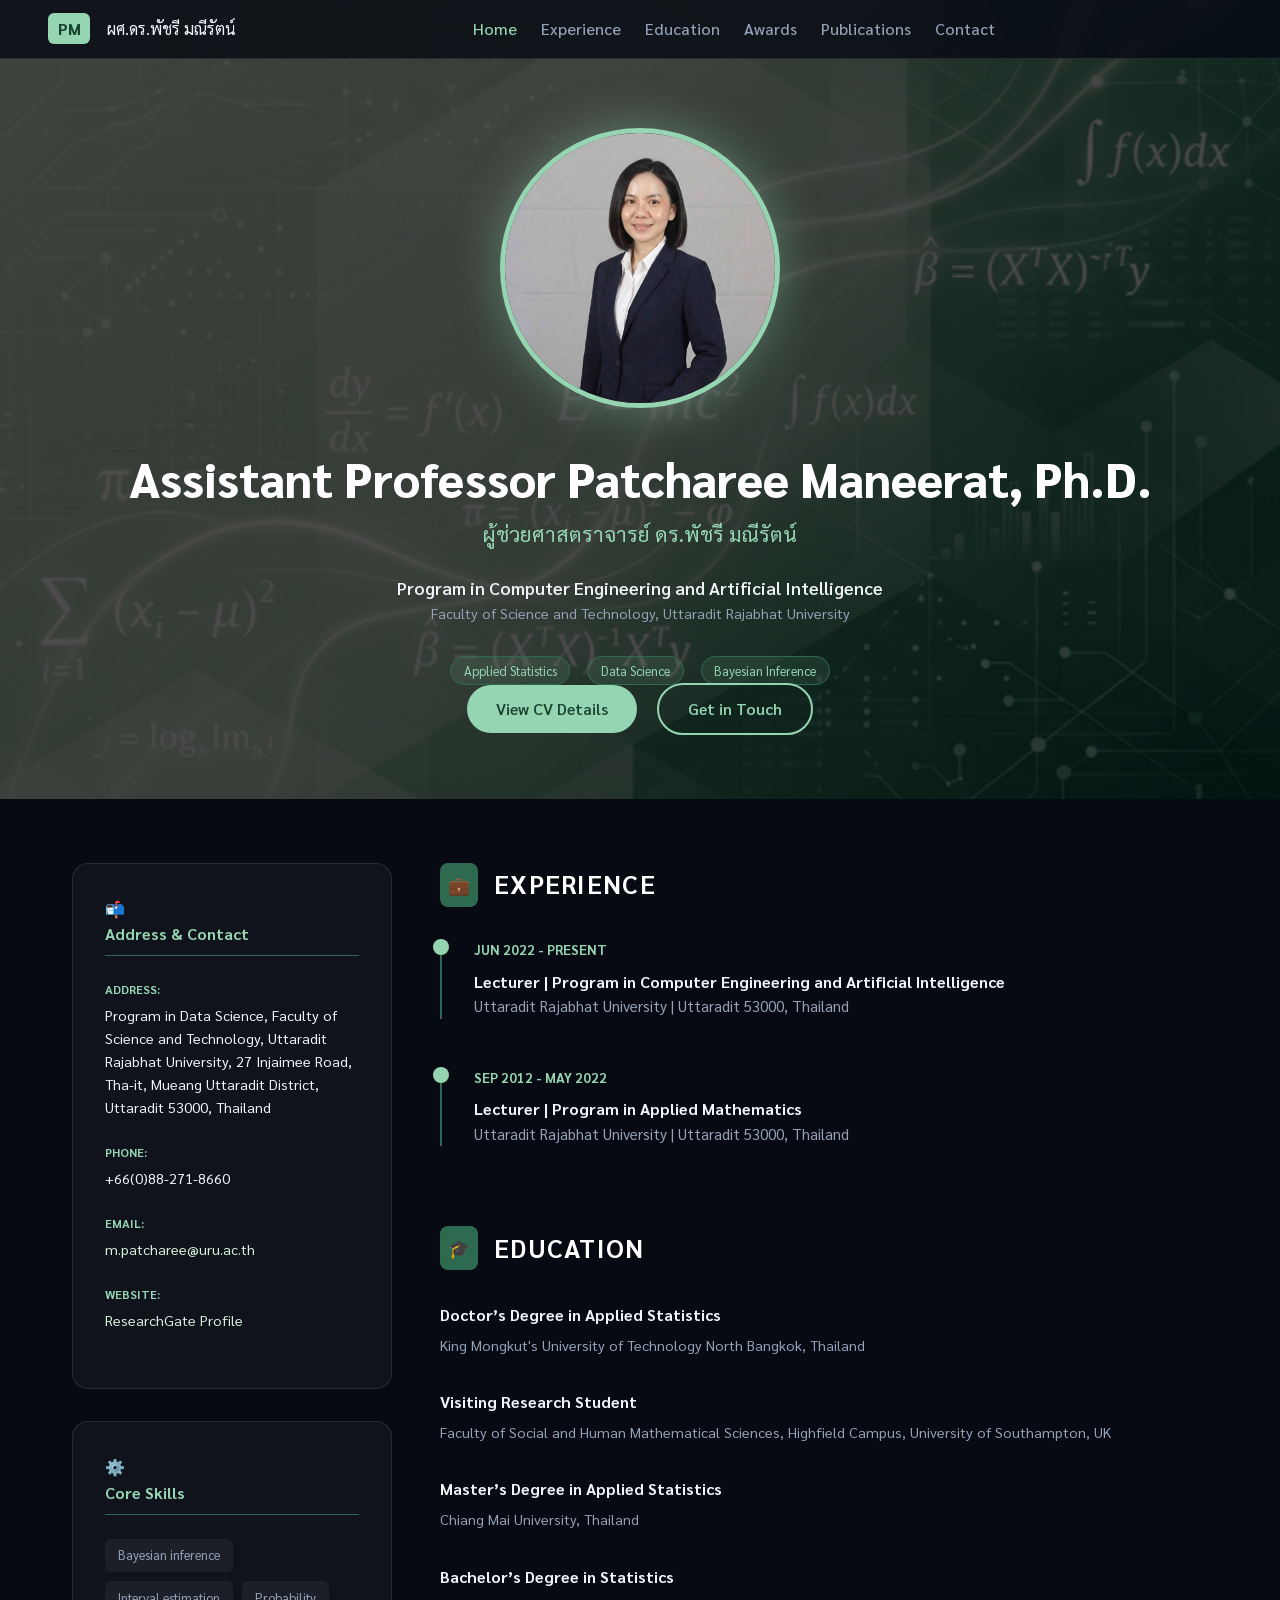
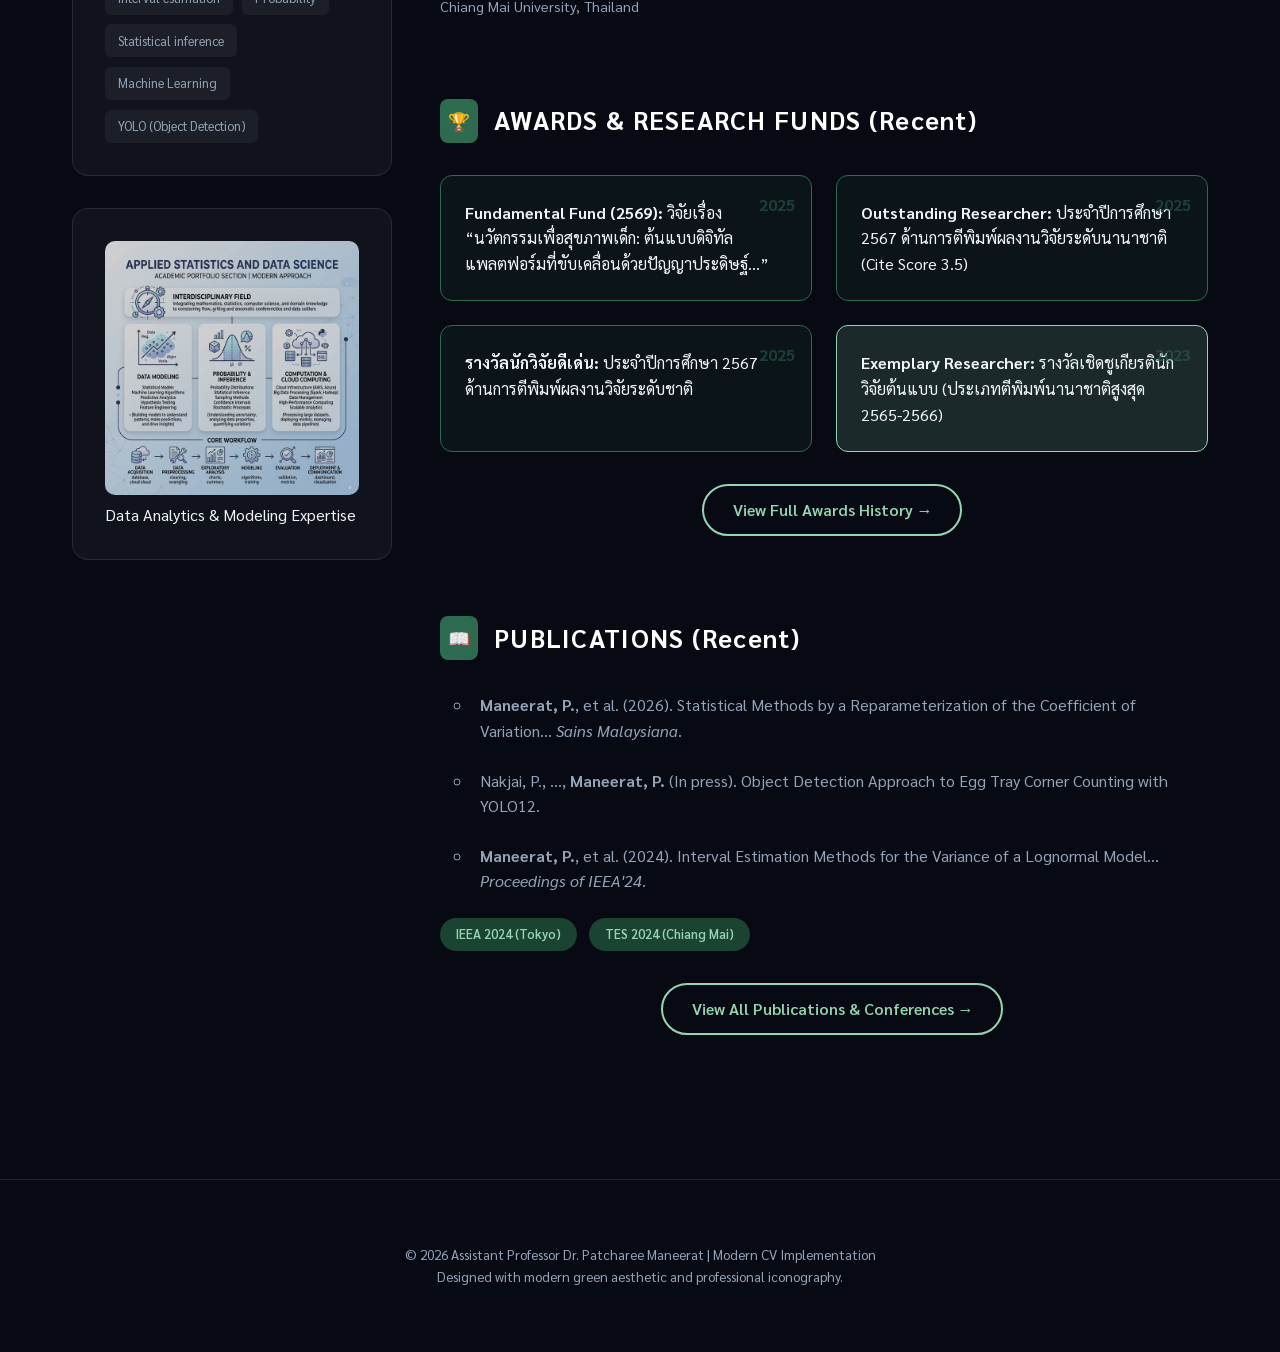
<file: index.html>
<!DOCTYPE html>
<html lang="th">

<head>
    <meta charset="UTF-8">
    <meta name="viewport" content="width=device-width, initial-scale=1.0">
    <meta name="description"
        content="Resume/CV of Asst. Prof. Dr. Patcharee Maneerat - Expert in Applied Statistics and Data Science.">
    <title>Patcharee Maneerat | Curriculum Vitae</title>
    <link rel="preconnect" href="https://fonts.googleapis.com">
    <link rel="preconnect" href="https://fonts.gstatic.com" crossorigin>
    <link
        href="https://fonts.googleapis.com/css2?family=Sarabun:wght@300;400;500;600;700&family=Inter:wght@300;400;500;600;700&display=swap"
        rel="stylesheet">
    <link rel="stylesheet" href="style.css">
</head>

<body>

    <!-- NAVBAR -->
    <nav class="navbar" id="navbar">
        <div class="nav-brand">
            <span class="brand-initial">PM</span>
            <span class="brand-name">ผศ.ดร.พัชรี มณีรัตน์</span>
        </div>
        <ul class="nav-links">
            <li><a href="#hero" class="nav-link active">Home</a></li>
            <li><a href="#experience" class="nav-link">Experience</a></li>
            <li><a href="#education" class="nav-link">Education</a></li>
            <li><a href="#awards" class="nav-link">Awards</a></li>
            <li><a href="#publications" class="nav-link">Publications</a></li>
            <li><a href="#contact" class="nav-link">Contact</a></li>
        </ul>
        <div class="nav-toggle" id="navToggle">
            <span></span><span></span><span></span>
        </div>
    </nav>

    <!-- HERO -->
    <section class="hero" id="hero">
        <div class="hero-bg"></div>
        <div class="hero-overlay"></div>
        <div class="hero-content">
            <div class="hero-avatar-wrapper">
                <div class="hero-avatar-ring"></div>
                <!-- Using the most professional green-themed profile generated -->
                <img src="profile_green.png" alt="Patcharee Maneerat" class="hero-avatar">

            </div>
            <div class="hero-text">
                <h1 class="hero-name">Assistant Professor Patcharee Maneerat, Ph.D.</h1>
                <p class="hero-thai-name">ผู้ช่วยศาสตราจารย์ ดร.พัชรี มณีรัตน์</p>
                <p class="hero-title">Program in Computer Engineering and Artificial Intelligence</p>
                <p class="hero-subline">Faculty of Science and Technology, Uttaradit Rajabhat University</p>
                <div class="hero-tags">
                    <span class="tag">Applied Statistics</span>
                    <span class="tag">Data Science</span>
                    <span class="tag">Bayesian Inference</span>
                </div>
                <div class="hero-cta">
                    <a href="#experience" class="btn btn--primary">View CV Details</a>
                    <a href="#contact" class="btn btn--outline">Get in Touch</a>
                </div>
            </div>
        </div>
    </section>

    <div class="container main-content">
        <div class="grid-layout">
            <!-- SIDEBAR -->
            <aside class="sidebar">
                <!-- CONTACT CARD -->
                <div class="card contact-card" id="contact">
                    <div class="card-icon">📬</div>
                    <h3>Address & Contact</h3>
                    <ul class="contact-list">
                        <li>
                            <span class="label">Address:</span>
                            <p>Program in Data Science, Faculty of Science and Technology, Uttaradit Rajabhat
                                University, 27 Injaimee Road, Tha-it, Mueang Uttaradit District, Uttaradit 53000,
                                Thailand</p>
                        </li>
                        <li>
                            <span class="label">Phone:</span>
                            <p>+66(0)88-271-8660</p>
                        </li>
                        <li>
                            <span class="label">Email:</span>
                            <p><a href="mailto:m.patcharee@uru.ac.th">m.patcharee@uru.ac.th</a></p>
                        </li>
                        <li>
                            <span class="label">Website:</span>
                            <p><a href="https://www.researchgate.net/profile/Patcharee-Maneerat"
                                    target="_blank">ResearchGate Profile</a></p>
                        </li>
                    </ul>
                </div>

                <!-- SKILLS CARD -->
                <div class="card skills-card">
                    <div class="card-icon">⚙️</div>
                    <h3>Core Skills</h3>
                    <div class="skill-cloud">
                        <span>Bayesian inference</span>
                        <span>Interval estimation</span>
                        <span>Probability</span>
                        <span>Statistical inference</span>
                        <span>Machine Learning</span>
                        <span>YOLO (Object Detection)</span>
                    </div>
                </div>

                <!-- INFOGRAPHIC CARD -->
                <div class="card infographic-card">
                    <img src="stats_infographic.png" alt="Statistics Infographic" class="sidebar-img">
                    <p class="img-caption">Data Analytics & Modeling Expertise</p>
                </div>
            </aside>

            <!-- MAIN CONTENT -->
            <main class="content-area">
                <!-- EXPERIENCE -->
                <section class="section-block" id="experience">
                    <div class="section-header">
                        <span class="icon">💼</span>
                        <h2 class="section-title">EXPERIENCE</h2>
                    </div>
                    <div class="timeline">
                        <div class="timeline-item">
                            <div class="time-range">JUN 2022 - PRESENT</div>
                            <div class="timeline-content">
                                <h4>Lecturer | Program in Computer Engineering and Artificial Intelligence</h4>
                                <p class="org">Uttaradit Rajabhat University | Uttaradit 53000, Thailand</p>
                            </div>
                        </div>
                        <div class="timeline-item">
                            <div class="time-range">SEP 2012 - MAY 2022</div>
                            <div class="timeline-content">
                                <h4>Lecturer | Program in Applied Mathematics</h4>
                                <p class="org">Uttaradit Rajabhat University | Uttaradit 53000, Thailand</p>
                            </div>
                        </div>
                    </div>
                </section>

                <!-- EDUCATION -->
                <section class="section-block" id="education">
                    <div class="section-header">
                        <span class="icon">🎓</span>
                        <h2 class="section-title">EDUCATION</h2>
                    </div>
                    <ul class="education-list">
                        <li>
                            <strong>Doctor’s Degree in Applied Statistics</strong>
                            <span class="sub">King Mongkut's University of Technology North Bangkok, Thailand</span>
                        </li>
                        <li>
                            <strong>Visiting Research Student</strong>
                            <span class="sub">Faculty of Social and Human Mathematical Sciences, Highfield Campus,
                                University of Southampton, UK</span>
                        </li>
                        <li>
                            <strong>Master’s Degree in Applied Statistics</strong>
                            <span class="sub">Chiang Mai University, Thailand</span>
                        </li>
                        <li>
                            <strong>Bachelor’s Degree in Statistics</strong>
                            <span class="sub">Chiang Mai University, Thailand</span>
                        </li>
                    </ul>
                </section>

                <!-- AWARDS & RESEARCH FUNDS -->
                <section class="section-block" id="awards">
                    <div class="section-header">
                        <span class="icon">🏆</span>
                        <h2 class="section-title">AWARDS & RESEARCH FUNDS (Recent)</h2>
                    </div>
                    <div class="awards-grid">
                        <div class="award-box">
                            <span class="award-year">2025</span>
                            <p><strong>Fundamental Fund (2569):</strong> วิจัยเรื่อง “นวัตกรรมเพื่อสุขภาพเด็ก:
                                ต้นแบบดิจิทัลแพลตฟอร์มที่ขับเคลื่อนด้วยปัญญาประดิษฐ์...”</p>
                        </div>
                        <div class="award-box">
                            <span class="award-year">2025</span>
                            <p><strong>Outstanding Researcher:</strong> ประจำปีการศึกษา 2567
                                ด้านการตีพิมพ์ผลงานวิจัยระดับนานาชาติ (Cite Score 3.5)</p>
                        </div>
                        <div class="award-box">
                            <span class="award-year">2025</span>
                            <p><strong>รางวัลนักวิจัยดีเด่น:</strong> ประจำปีการศึกษา 2567
                                ด้านการตีพิมพ์ผลงานวิจัยระดับชาติ</p>
                        </div>
                        <div class="award-box emphasis">
                            <span class="award-year">2023</span>
                            <p><strong>Exemplary Researcher:</strong> รางวัลเชิดชูเกียรตินักวิจัยต้นแบบ
                                (ประเภทตีพิมพ์นานาชาติสูงสุด 2565-2566)</p>
                        </div>
                    </div>
                    <div style="margin-top: 2rem; text-align: center;">
                        <a href="research.html#awards" class="btn btn--outline">View Full Awards History →</a>
                    </div>
                </section>

                <!-- PUBLICATIONS & CONFERENCES -->
                <section class="section-block" id="publications">
                    <div class="section-header">
                        <span class="icon">📖</span>
                        <h2 class="section-title">PUBLICATIONS (Recent)</h2>
                    </div>

                    <div class="pub-group">
                        <ul class="pub-list">
                            <li><strong>Maneerat, P.</strong>, et al. (2026). Statistical Methods by a
                                Reparameterization of the Coefficient of Variation... <em>Sains Malaysiana</em>.</li>
                            <li>Nakjai, P., ..., <strong>Maneerat, P.</strong> (In press). Object Detection Approach to
                                Egg Tray Corner Counting with YOLO12.</li>
                            <li><strong>Maneerat, P.</strong>, et al. (2024). Interval Estimation Methods for the
                                Variance of a Lognormal Model... <em>Proceedings of IEEA'24</em>.</li>
                        </ul>
                    </div>

                    <div class="conf-group">
                        <div class="conf-pills">
                            <span>IEEA 2024 (Tokyo)</span>
                            <span>TES 2024 (Chiang Mai)</span>
                        </div>
                    </div>

                    <div style="margin-top: 2rem; text-align: center;">
                        <a href="research.html#publications" class="btn btn--outline">View All Publications &
                            Conferences →</a>
                    </div>
                </section>
            </main>
        </div>
    </div>

    <!-- FOOTER -->
    <footer class="footer">
        <div class="container">
            <p>© 2026 Assistant Professor Dr. Patcharee Maneerat | Modern CV Implementation</p>
            <p class="footer-sub">Designed with modern green aesthetic and professional iconography.</p>
        </div>
    </footer>

    <script>
        // Smooth scroll
        document.querySelectorAll('.nav-link').forEach(link => {
            link.addEventListener('click', e => {
                e.preventDefault();
                const target = document.querySelector(link.getAttribute('href'));
                window.scrollTo({ top: target.offsetTop - 80, behavior: 'smooth' });
            });
        });

        // Toggle mobile nav
        document.getElementById('navToggle').addEventListener('click', () => {
            document.querySelector('.nav-links').classList.toggle('active');
        });
    </script>
</body>

</html>
</file>
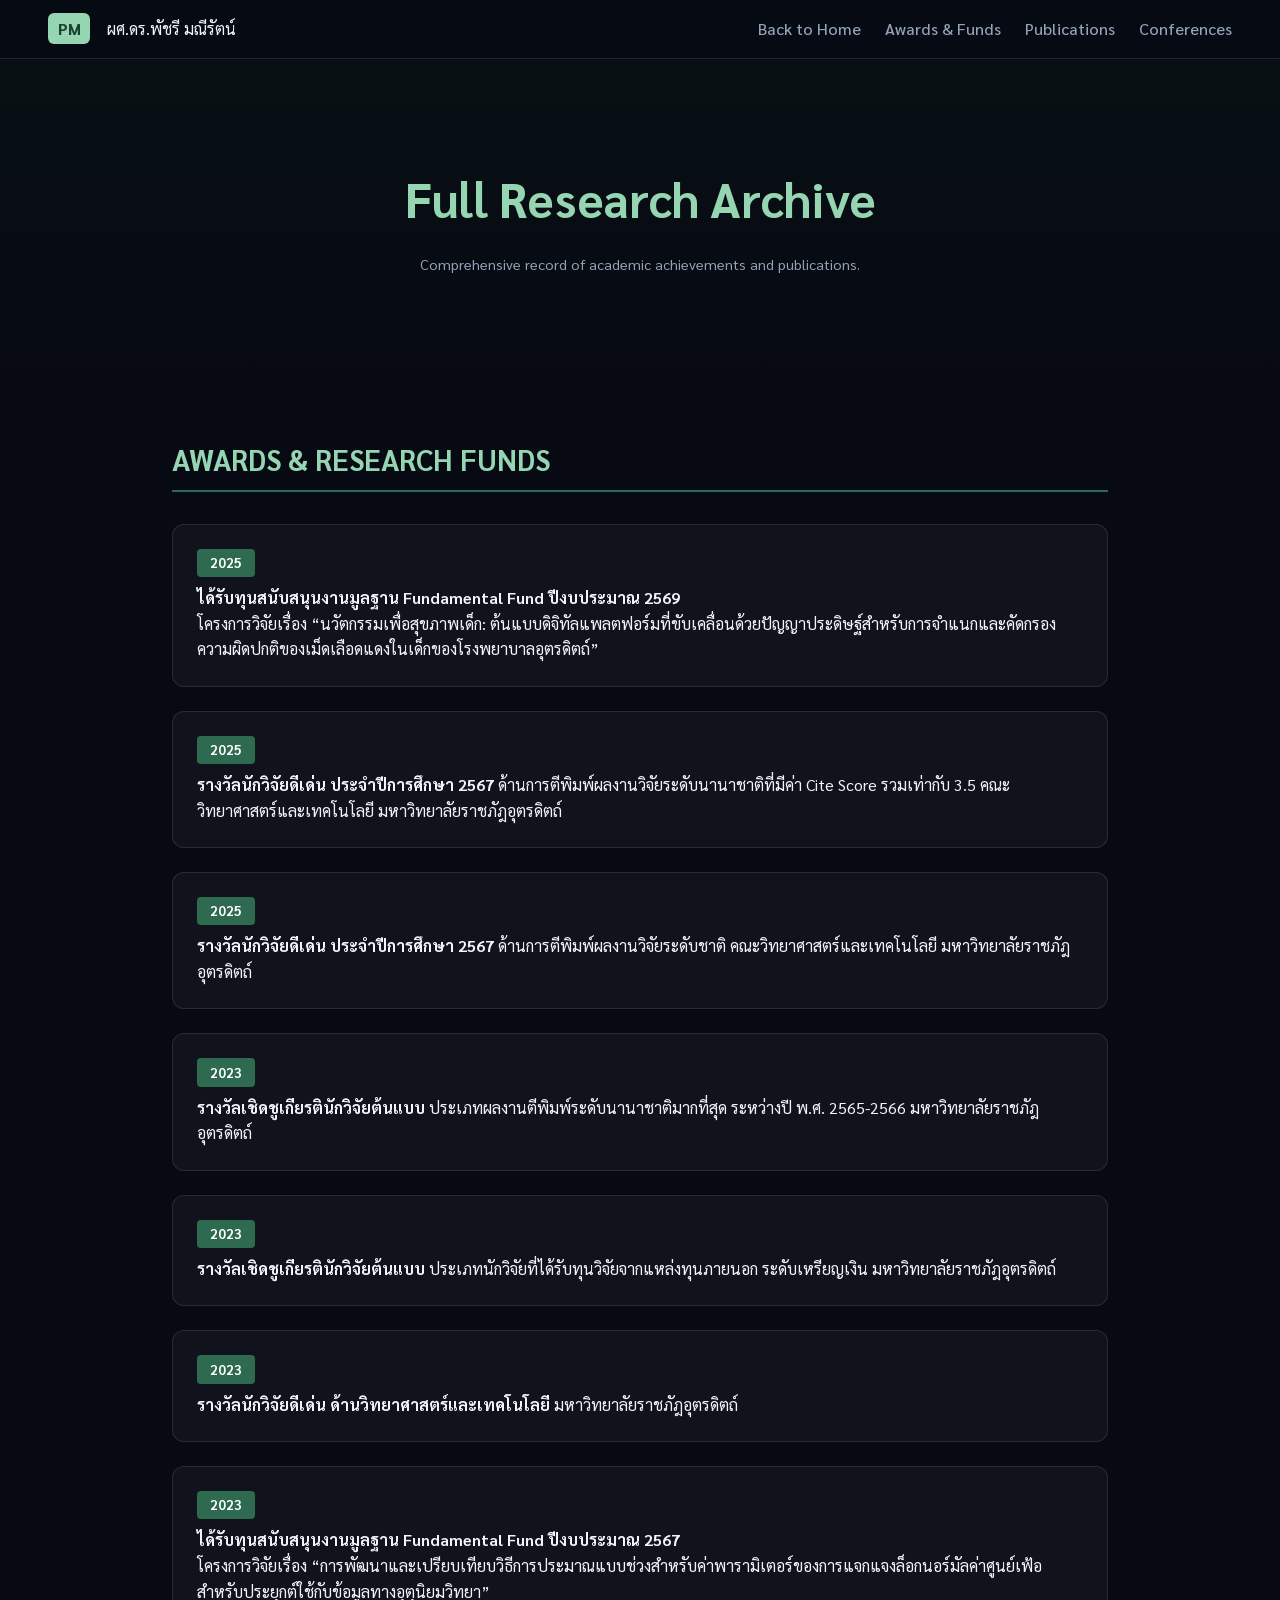
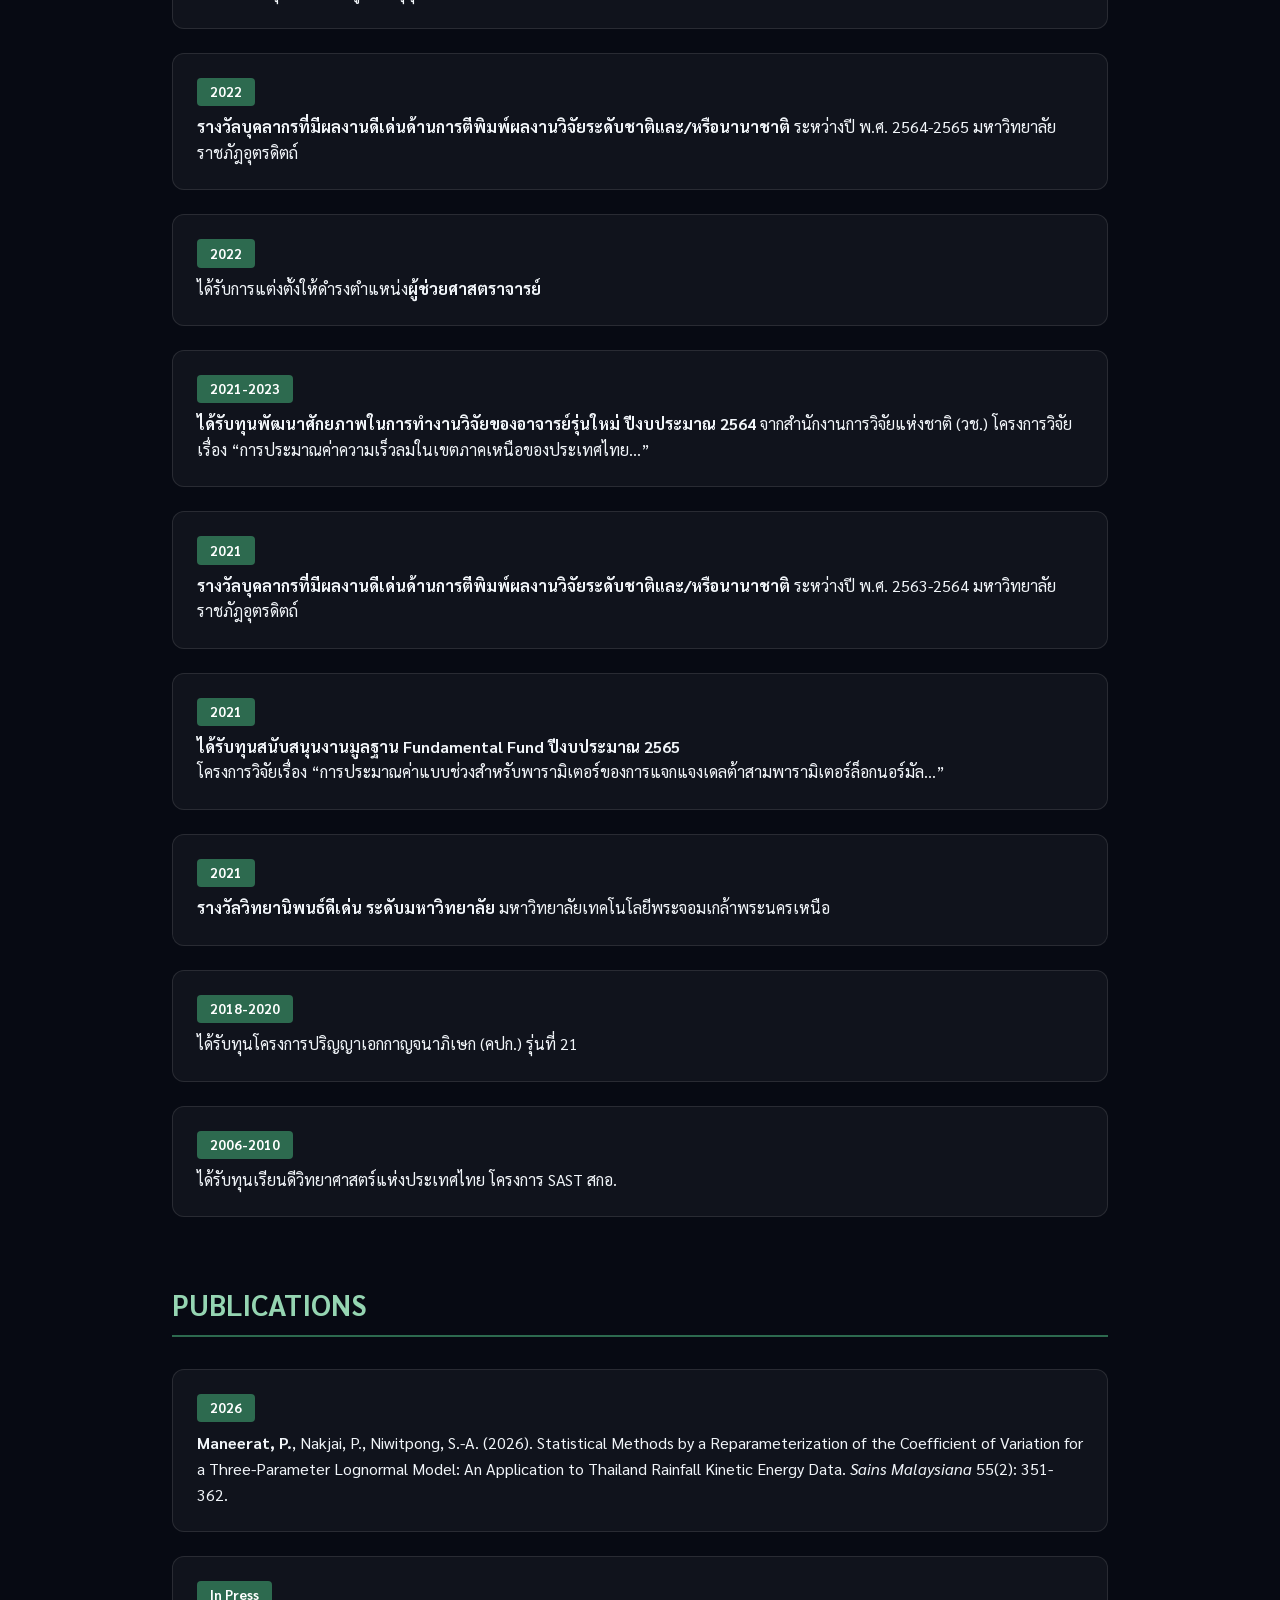
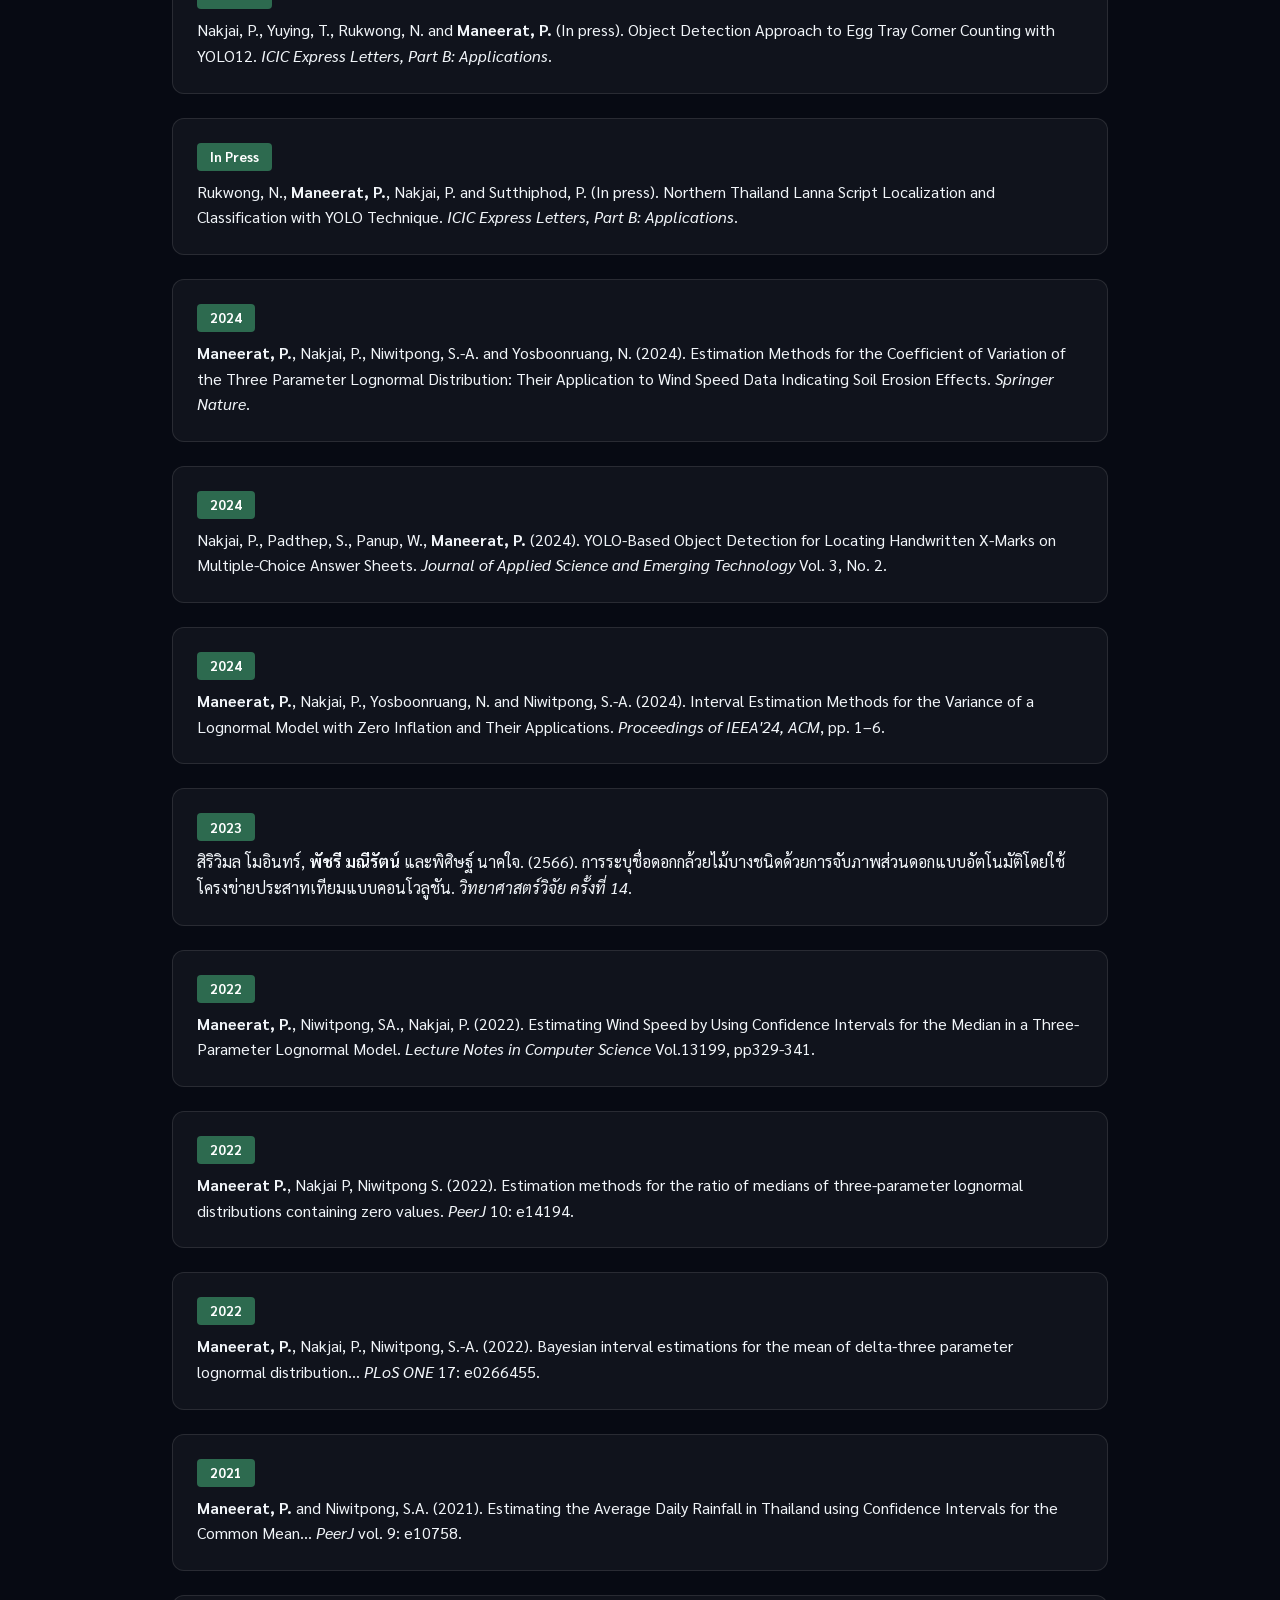
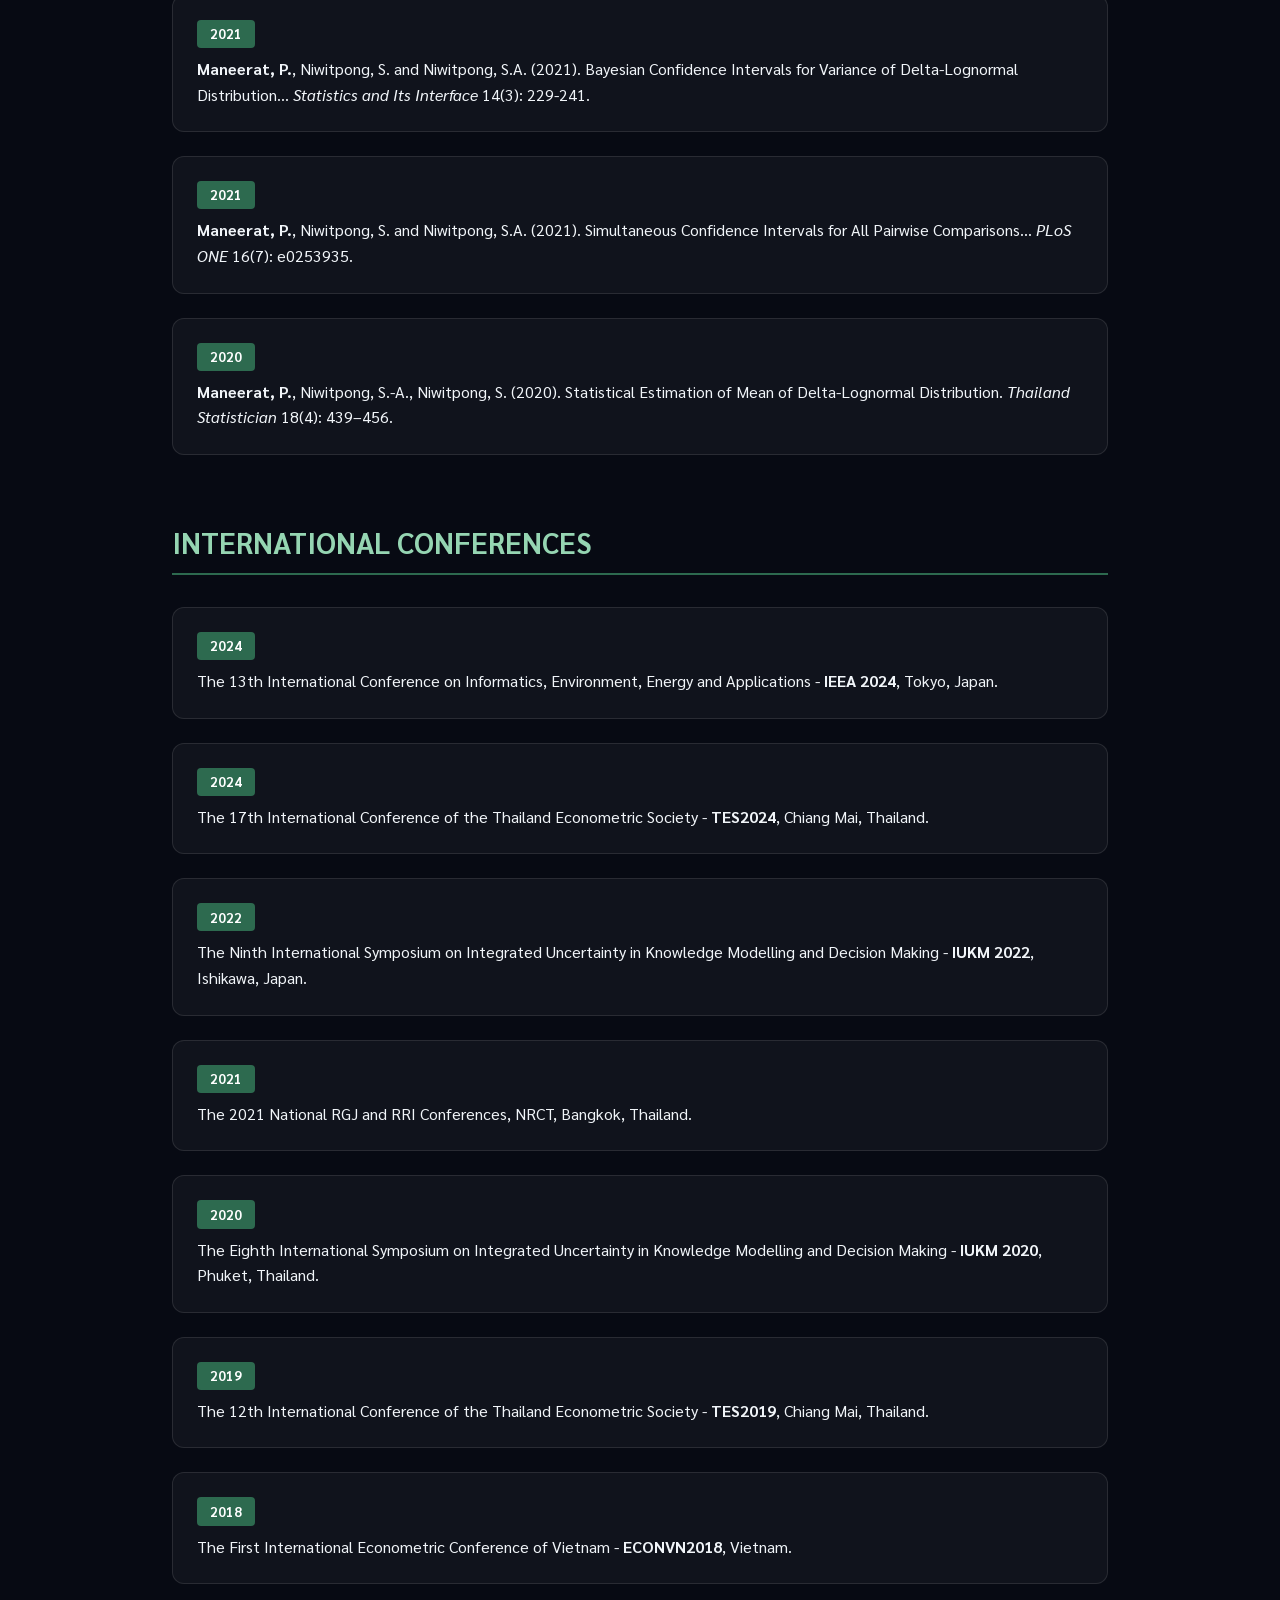
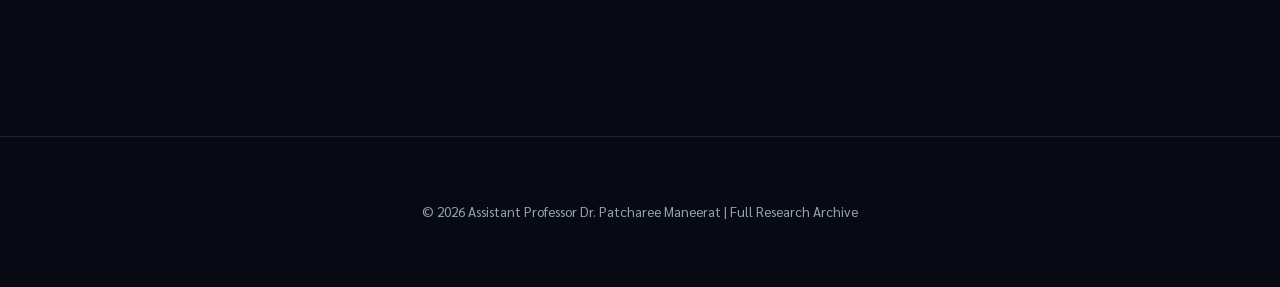
<file: research.html>
<!DOCTYPE html>
<html lang="th">

<head>
    <meta charset="UTF-8">
    <meta name="viewport" content="width=device-width, initial-scale=1.0">
    <title>Research Archive | Asst. Prof. Dr. Patcharee Maneerat</title>
    <link rel="preconnect" href="https://fonts.googleapis.com">
    <link rel="preconnect" href="https://fonts.gstatic.com" crossorigin>
    <link
        href="https://fonts.googleapis.com/css2?family=Sarabun:wght@300;400;500;600;700&family=Inter:wght@300;400;500;600;700&display=swap"
        rel="stylesheet">
    <link rel="stylesheet" href="style.css">
    <style>
        .archive-header {
            padding: 10rem 2rem 4rem;
            text-align: center;
            background: linear-gradient(to bottom, rgba(8, 28, 21, 0.4), var(--dark));
        }

        .archive-title {
            font-size: 3rem;
            color: var(--green-mint);
            margin-bottom: 1rem;
        }

        .archive-content {
            max-width: 1000px;
            margin: 0 auto;
            padding-bottom: 8rem;
        }

        .full-list {
            list-style: none;
        }

        .full-item {
            background: var(--card-bg);
            padding: 1.5rem;
            border-radius: 12px;
            border: 1px solid var(--border);
            margin-bottom: 1.5rem;
            position: relative;
        }

        .year-tag {
            background: var(--green-mid);
            color: var(--white);
            padding: 0.2rem 0.8rem;
            border-radius: 4px;
            font-size: 0.85rem;
            font-weight: 700;
            display: inline-block;
            margin-bottom: 0.5rem;
        }

        .category-header {
            margin: 4rem 0 2rem;
            padding-bottom: 0.5rem;
            border-bottom: 2px solid var(--green-mid);
            color: var(--green-mint);
            font-size: 1.8rem;
        }
    </style>
</head>

<body>

    <nav class="navbar scrolled">
        <div class="nav-brand">
            <span class="brand-initial">PM</span>
            <span class="brand-name">ผศ.ดร.พัชรี มณีรัตน์</span>
        </div>
        <ul class="nav-links">
            <li><a href="index.html">Back to Home</a></li>
            <li><a href="#awards">Awards & Funds</a></li>
            <li><a href="#publications">Publications</a></li>
            <li><a href="#conferences">Conferences</a></li>
        </ul>
    </nav>

    <header class="archive-header">
        <h1 class="archive-title">Full Research Archive</h1>
        <p class="hero-subline">Comprehensive record of academic achievements and publications.</p>
    </header>

    <div class="archive-content container">

        <!-- AWARDS SECTION -->
        <section id="awards">
            <h2 class="category-header">AWARDS & RESEARCH FUNDS</h2>
            <div class="full-list">
                <div class="full-item">
                    <span class="year-tag">2025</span>
                    <p><strong>ได้รับทุนสนับสนุนงานมูลฐาน Fundamental Fund ปีงบประมาณ
                            2569</strong><br>โครงการวิจัยเรื่อง “นวัตกรรมเพื่อสุขภาพเด็ก:
                        ต้นแบบดิจิทัลแพลตฟอร์มที่ขับเคลื่อนด้วยปัญญาประดิษฐ์สำหรับการจำแนกและคัดกรองความผิดปกติของเม็ดเลือดแดงในเด็กของโรงพยาบาลอุตรดิตถ์”
                    </p>
                </div>
                <div class="full-item">
                    <span class="year-tag">2025</span>
                    <p><strong>รางวัลนักวิจัยดีเด่น ประจำปีการศึกษา 2567</strong>
                        ด้านการตีพิมพ์ผลงานวิจัยระดับนานาชาติที่มีค่า Cite Score รวมเท่ากับ 3.5
                        คณะวิทยาศาสตร์และเทคโนโลยี มหาวิทยาลัยราชภัฎอุตรดิตถ์</p>
                </div>
                <div class="full-item">
                    <span class="year-tag">2025</span>
                    <p><strong>รางวัลนักวิจัยดีเด่น ประจำปีการศึกษา 2567</strong> ด้านการตีพิมพ์ผลงานวิจัยระดับชาติ
                        คณะวิทยาศาสตร์และเทคโนโลยี มหาวิทยาลัยราชภัฎอุตรดิตถ์</p>
                </div>
                <div class="full-item">
                    <span class="year-tag">2023</span>
                    <p><strong>รางวัลเชิดชูเกียรตินักวิจัยต้นแบบ</strong> ประเภทผลงานตีพิมพ์ระดับนานาชาติมากที่สุด
                        ระหว่างปี พ.ศ. 2565-2566 มหาวิทยาลัยราชภัฎอุตรดิตถ์</p>
                </div>
                <div class="full-item">
                    <span class="year-tag">2023</span>
                    <p><strong>รางวัลเชิดชูเกียรตินักวิจัยต้นแบบ</strong>
                        ประเภทนักวิจัยที่ได้รับทุนวิจัยจากแหล่งทุนภายนอก ระดับเหรียญเงิน มหาวิทยาลัยราชภัฎอุตรดิตถ์</p>
                </div>
                <div class="full-item">
                    <span class="year-tag">2023</span>
                    <p><strong>รางวัลนักวิจัยดีเด่น ด้านวิทยาศาสตร์และเทคโนโลยี</strong> มหาวิทยาลัยราชภัฎอุตรดิตถ์</p>
                </div>
                <div class="full-item">
                    <span class="year-tag">2023</span>
                    <p><strong>ได้รับทุนสนับสนุนงานมูลฐาน Fundamental Fund ปีงบประมาณ
                            2567</strong><br>โครงการวิจัยเรื่อง
                        “การพัฒนาและเปรียบเทียบวิธีการประมาณแบบช่วงสำหรับค่าพารามิเตอร์ของการแจกแจงล็อกนอร์มัลค่าศูนย์เฟ้อสำหรับประยุกต์ใช้กับข้อมูลทางอุตุนิยมวิทยา”
                    </p>
                </div>
                <div class="full-item">
                    <span class="year-tag">2022</span>
                    <p><strong>รางวัลบุคลากรที่มีผลงานดีเด่นด้านการตีพิมพ์ผลงานวิจัยระดับชาติและ/หรือนานาชาติ</strong>
                        ระหว่างปี พ.ศ. 2564-2565 มหาวิทยาลัยราชภัฎอุตรดิตถ์</p>
                </div>
                <div class="full-item">
                    <span class="year-tag">2022</span>
                    <p>ได้รับการแต่งตั้งให้ดำรงตำแหน่ง<strong>ผู้ช่วยศาสตราจารย์</strong></p>
                </div>
                <div class="full-item">
                    <span class="year-tag">2021-2023</span>
                    <p><strong>ได้รับทุนพัฒนาศักยภาพในการทำงานวิจัยของอาจารย์รุ่นใหม่ ปีงบประมาณ 2564</strong>
                        จากสำนักงานการวิจัยแห่งชาติ (วช.) โครงการวิจัยเรื่อง
                        “การประมาณค่าความเร็วลมในเขตภาคเหนือของประเทศไทย...”</p>
                </div>
                <div class="full-item">
                    <span class="year-tag">2021</span>
                    <p><strong>รางวัลบุคลากรที่มีผลงานดีเด่นด้านการตีพิมพ์ผลงานวิจัยระดับชาติและ/หรือนานาชาติ</strong>
                        ระหว่างปี พ.ศ. 2563-2564 มหาวิทยาลัยราชภัฎอุตรดิตถ์</p>
                </div>
                <div class="full-item">
                    <span class="year-tag">2021</span>
                    <p><strong>ได้รับทุนสนับสนุนงานมูลฐาน Fundamental Fund ปีงบประมาณ
                            2565</strong><br>โครงการวิจัยเรื่อง
                        “การประมาณค่าแบบช่วงสำหรับพารามิเตอร์ของการแจกแจงเดลต้าสามพารามิเตอร์ล็อกนอร์มัล...”</p>
                </div>
                <div class="full-item">
                    <span class="year-tag">2021</span>
                    <p><strong>รางวัลวิทยานิพนธ์ดีเด่น ระดับมหาวิทยาลัย</strong>
                        มหาวิทยาลัยเทคโนโลยีพระจอมเกล้าพระนครเหนือ</p>
                </div>
                <div class="full-item">
                    <span class="year-tag">2018-2020</span>
                    <p>ได้รับทุนโครงการปริญญาเอกกาญจนาภิเษก (คปก.) รุ่นที่ 21</p>
                </div>
                <div class="full-item">
                    <span class="year-tag">2006-2010</span>
                    <p>ได้รับทุนเรียนดีวิทยาศาสตร์แห่งประเทศไทย โครงการ SAST สกอ.</p>
                </div>
            </div>
        </section>

        <!-- PUBLICATIONS SECTION -->
        <section id="publications">
            <h2 class="category-header">PUBLICATIONS</h2>
            <div class="full-list">
                <div class="full-item">
                    <span class="year-tag">2026</span>
                    <p><strong>Maneerat, P.</strong>, Nakjai, P., Niwitpong, S.-A. (2026). Statistical Methods by a
                        Reparameterization of the Coefficient of Variation for a Three-Parameter Lognormal Model: An
                        Application to Thailand Rainfall Kinetic Energy Data. <em>Sains Malaysiana</em> 55(2): 351-362.
                    </p>
                </div>
                <div class="full-item">
                    <span class="year-tag">In Press</span>
                    <p>Nakjai, P., Yuying, T., Rukwong, N. and <strong>Maneerat, P.</strong> (In press). Object
                        Detection Approach to Egg Tray Corner Counting with YOLO12. <em>ICIC Express Letters, Part B:
                            Applications</em>.</p>
                </div>
                <div class="full-item">
                    <span class="year-tag">In Press</span>
                    <p>Rukwong, N., <strong>Maneerat, P.</strong>, Nakjai, P. and Sutthiphod, P. (In press). Northern
                        Thailand Lanna Script Localization and Classification with YOLO Technique. <em>ICIC Express
                            Letters, Part B: Applications</em>.</p>
                </div>
                <div class="full-item">
                    <span class="year-tag">2024</span>
                    <p><strong>Maneerat, P.</strong>, Nakjai, P., Niwitpong, S.-A. and Yosboonruang, N. (2024).
                        Estimation Methods for the Coefficient of Variation of the Three Parameter Lognormal
                        Distribution: Their Application to Wind Speed Data Indicating Soil Erosion Effects. <em>Springer
                            Nature</em>.</p>
                </div>
                <div class="full-item">
                    <span class="year-tag">2024</span>
                    <p>Nakjai, P., Padthep, S., Panup, W., <strong>Maneerat, P.</strong> (2024). YOLO-Based Object
                        Detection for Locating Handwritten X-Marks on Multiple-Choice Answer Sheets. <em>Journal of
                            Applied Science and Emerging Technology</em> Vol. 3, No. 2.</p>
                </div>
                <div class="full-item">
                    <span class="year-tag">2024</span>
                    <p><strong>Maneerat, P.</strong>, Nakjai, P., Yosboonruang, N. and Niwitpong, S.-A. (2024). Interval
                        Estimation Methods for the Variance of a Lognormal Model with Zero Inflation and Their
                        Applications. <em>Proceedings of IEEA'24, ACM</em>, pp. 1–6.</p>
                </div>
                <div class="full-item">
                    <span class="year-tag">2023</span>
                    <p>สิริวิมล โมอินทร์, <strong>พัชรี มณีรัตน์</strong> และพิศิษฐ์ นาคใจ. (2566).
                        การระบุชื่อดอกกล้วยไม้บางชนิดด้วยการจับภาพส่วนดอกแบบอัตโนมัติโดยใช้โครงข่ายประสาทเทียมแบบคอนโวลูชัน.
                        <em>วิทยาศาสตร์วิจัย ครั้งที่ 14</em>.</p>
                </div>
                <div class="full-item">
                    <span class="year-tag">2022</span>
                    <p><strong>Maneerat, P.</strong>, Niwitpong, SA., Nakjai, P. (2022). Estimating Wind Speed by Using
                        Confidence Intervals for the Median in a Three-Parameter Lognormal Model. <em>Lecture Notes in
                            Computer Science</em> Vol.13199, pp329-341.</p>
                </div>
                <div class="full-item">
                    <span class="year-tag">2022</span>
                    <p><strong>Maneerat P.</strong>, Nakjai P, Niwitpong S. (2022). Estimation methods for the ratio of
                        medians of three-parameter lognormal distributions containing zero values. <em>PeerJ</em> 10:
                        e14194.</p>
                </div>
                <div class="full-item">
                    <span class="year-tag">2022</span>
                    <p><strong>Maneerat, P.</strong>, Nakjai, P., Niwitpong, S.-A. (2022). Bayesian interval estimations
                        for the mean of delta-three parameter lognormal distribution... <em>PLoS ONE</em> 17: e0266455.
                    </p>
                </div>
                <div class="full-item">
                    <span class="year-tag">2021</span>
                    <p><strong>Maneerat, P.</strong> and Niwitpong, S.A. (2021). Estimating the Average Daily Rainfall
                        in Thailand using Confidence Intervals for the Common Mean... <em>PeerJ</em> vol. 9: e10758.</p>
                </div>
                <div class="full-item">
                    <span class="year-tag">2021</span>
                    <p><strong>Maneerat, P.</strong>, Niwitpong, S. and Niwitpong, S.A. (2021). Bayesian Confidence
                        Intervals for Variance of Delta-Lognormal Distribution... <em>Statistics and Its Interface</em>
                        14(3): 229-241.</p>
                </div>
                <div class="full-item">
                    <span class="year-tag">2021</span>
                    <p><strong>Maneerat, P.</strong>, Niwitpong, S. and Niwitpong, S.A. (2021). Simultaneous Confidence
                        Intervals for All Pairwise Comparisons... <em>PLoS ONE</em> 16(7): e0253935.</p>
                </div>
                <div class="full-item">
                    <span class="year-tag">2020</span>
                    <p><strong>Maneerat, P.</strong>, Niwitpong, S.-A., Niwitpong, S. (2020). Statistical Estimation of
                        Mean of Delta-Lognormal Distribution. <em>Thailand Statistician</em> 18(4): 439–456.</p>
                </div>
            </div>
        </section>

        <!-- CONFERENCES SECTION -->
        <section id="conferences">
            <h2 class="category-header">INTERNATIONAL CONFERENCES</h2>
            <div class="full-list">
                <div class="full-item">
                    <span class="year-tag">2024</span>
                    <p>The 13th International Conference on Informatics, Environment, Energy and Applications -
                        <strong>IEEA 2024</strong>, Tokyo, Japan.</p>
                </div>
                <div class="full-item">
                    <span class="year-tag">2024</span>
                    <p>The 17th International Conference of the Thailand Econometric Society - <strong>TES2024</strong>,
                        Chiang Mai, Thailand.</p>
                </div>
                <div class="full-item">
                    <span class="year-tag">2022</span>
                    <p>The Ninth International Symposium on Integrated Uncertainty in Knowledge Modelling and Decision
                        Making - <strong>IUKM 2022</strong>, Ishikawa, Japan.</p>
                </div>
                <div class="full-item">
                    <span class="year-tag">2021</span>
                    <p>The 2021 National RGJ and RRI Conferences, NRCT, Bangkok, Thailand.</p>
                </div>
                <div class="full-item">
                    <span class="year-tag">2020</span>
                    <p>The Eighth International Symposium on Integrated Uncertainty in Knowledge Modelling and Decision
                        Making - <strong>IUKM 2020</strong>, Phuket, Thailand.</p>
                </div>
                <div class="full-item">
                    <span class="year-tag">2019</span>
                    <p>The 12th International Conference of the Thailand Econometric Society - <strong>TES2019</strong>,
                        Chiang Mai, Thailand.</p>
                </div>
                <div class="full-item">
                    <span class="year-tag">2018</span>
                    <p>The First International Econometric Conference of Vietnam - <strong>ECONVN2018</strong>, Vietnam.
                    </p>
                </div>
            </div>
        </section>

    </div>

    <footer class="footer">
        <div class="container">
            <p>© 2026 Assistant Professor Dr. Patcharee Maneerat | Full Research Archive</p>
        </div>
    </footer>

    <script>
        // Smooth scroll
        document.querySelectorAll('.nav-link').forEach(link => {
            link.addEventListener('click', e => {
                if (link.getAttribute('href').startsWith('#')) {
                    e.preventDefault();
                    const target = document.querySelector(link.getAttribute('href'));
                    window.scrollTo({ top: target.offsetTop - 80, behavior: 'smooth' });
                }
            });
        });
    </script>
</body>

</html>
</file>
<file: style.css>
/* ===========================
   ROOT & BASIC RESET
=========================== */
:root {
  --green-base: #1b4332;
  --green-mid: #2d6a4f;
  --green-light: #40916c;
  --green-mint: #95d5b2;
  --green-soft: #d8f3dc;
  --white: #ffffff;
  --dark: #070a13;
  --card-bg: rgba(255, 255, 255, 0.04);
  --border: rgba(255, 255, 255, 0.1);
  --text-main: #f1f5f9;
  --text-muted: #94a3b8;

  --font-th: 'Sarabun', sans-serif;
  --font-en: 'Inter', sans-serif;

  --shadow: 0 4px 30px rgba(0, 0, 0, 0.5);
  --transition: all 0.3s ease;
}

* {
  box-sizing: border-box;
  margin: 0;
  padding: 0;
}

body {
  background: var(--dark);
  color: var(--text-main);
  font-family: var(--font-th);
  line-height: 1.6;
  overflow-x: hidden;
}

/* NAVBAR */
.navbar {
  position: fixed;
  top: 0;
  width: 100%;
  z-index: 1000;
  padding: 1rem 3rem;
  display: flex;
  justify-content: space-between;
  align-items: center;
  background: rgba(7, 10, 19, 0.8);
  backdrop-filter: blur(10px);
  border-bottom: 1px solid var(--border);
}

.brand-initial {
  background: var(--green-mint);
  color: var(--green-base);
  padding: 0.3rem 0.6rem;
  border-radius: 6px;
  font-weight: 800;
  margin-right: 0.8rem;
}

.nav-links {
  display: flex;
  gap: 1.5rem;
  list-style: none;
}

.nav-links a {
  text-decoration: none;
  color: var(--text-muted);
  font-weight: 500;
  transition: var(--transition);
}

.nav-links a:hover,
.nav-links a.active {
  color: var(--green-mint);
}

/* HERO SECTION */
.hero {
  min-height: 70vh;
  padding: 8rem 2rem 4rem;
  display: flex;
  align-items: center;
  justify-content: center;
  position: relative;
  overflow: hidden;
}

.hero-bg {
  position: absolute;
  inset: 0;
  background: url('hero_bg_green.png') center/cover;
  filter: brightness(0.3) saturate(1.2);
  z-index: -1;
}

.hero-avatar-wrapper {
  position: relative;
  width: 280px;
  height: 280px;
  margin: 0 auto 2rem;
  display: flex;
  align-items: center;
  justify-content: center;
}

.hero-avatar {
  width: 100%;
  height: 100%;
  border-radius: 50%;
  border: 5px solid var(--green-mint);
  object-fit: cover;
  box-shadow: 0 0 50px rgba(149, 213, 178, 0.4);
  transition: var(--transition);
}

.hero-avatar:hover {
  transform: scale(1.05);
  box-shadow: 0 0 70px rgba(149, 213, 178, 0.6);
}

.hero-content {
  text-align: center;
}

.hero-name {
  font-size: 3rem;
  font-weight: 800;
  margin: 1rem 0 0;
  color: var(--white);
}

.hero-thai-name {
  color: var(--green-mint);
  font-size: 1.3rem;
  margin-bottom: 1.5rem;
}

.hero-title {
  font-size: 1.1rem;
  color: var(--text-main);
  font-weight: 600;
}

.hero-subline {
  color: var(--text-muted);
  font-size: 0.9rem;
  margin-bottom: 2rem;
}

.tag {
  background: rgba(149, 213, 178, 0.1);
  border: 1px solid var(--green-mid);
  padding: 0.3rem 0.8rem;
  border-radius: 20px;
  font-size: 0.8rem;
  color: var(--green-mint);
  margin: 0 0.4rem;
}

/* UTILS */
.btn {
  padding: 0.7rem 1.8rem;
  border-radius: 50px;
  text-decoration: none;
  font-weight: 600;
  display: inline-block;
  cursor: pointer;
  transition: var(--transition);
}

.btn--primary {
  background: var(--green-mint);
  color: var(--green-base);
}

.btn--outline {
  border: 2px solid var(--green-mint);
  color: var(--green-mint);
  margin-left: 1rem;
}

/* LAYOUT */
.container {
  max-width: 1200px;
  margin: 0 auto;
  padding: 0 2rem;
}

.grid-layout {
  display: grid;
  grid-template-columns: 320px 1fr;
  gap: 3rem;
  padding: 4rem 0;
}

/* SIDEBAR & CARDS */
.card {
  background: var(--card-bg);
  padding: 2rem;
  border-radius: 16px;
  border: 1px solid var(--border);
  margin-bottom: 2rem;
}

.card h3 {
  color: var(--green-mint);
  font-size: 1rem;
  margin-bottom: 1.5rem;
  border-bottom: 1px solid var(--green-mid);
  padding-bottom: 0.5rem;
}

.contact-list {
  list-style: none;
}

.contact-list li {
  margin-bottom: 1.5rem;
}

.contact-list .label {
  display: block;
  font-size: 0.75rem;
  color: var(--green-mint);
  text-transform: uppercase;
  font-weight: 700;
  margin-bottom: 0.3rem;
}

.contact-list p {
  font-size: 0.9rem;
  color: var(--text-main);
}

.contact-list a {
  color: var(--green-soft);
  text-decoration: none;
  word-break: break-all;
}

.skill-cloud {
  display: flex;
  flex-wrap: wrap;
  gap: 0.6rem;
}

.skill-cloud span {
  background: rgba(255, 255, 255, 0.05);
  padding: 0.4rem 0.8rem;
  border-radius: 6px;
  font-size: 0.8rem;
  color: var(--text-muted);
}

.sidebar-img {
  width: 100%;
  border-radius: 10px;
  opacity: 0.8;
  filter: hue-rotate(85deg);
}

/* CONTENT BLOCKS */
.section-block {
  margin-bottom: 5rem;
}

.section-header {
  display: flex;
  align-items: center;
  gap: 1rem;
  margin-bottom: 2rem;
}

.section-header .icon {
  background: var(--green-mid);
  padding: 0.5rem;
  border-radius: 8px;
  font-size: 1.1rem;
}

.section-header h2 {
  font-size: 1.6rem;
  color: var(--white);
  letter-spacing: 0.05em;
}

.timeline-item {
  border-left: 2px solid var(--green-mid);
  padding-left: 2rem;
  position: relative;
  margin-bottom: 3rem;
}

.timeline-item::before {
  content: '';
  position: absolute;
  left: -9px;
  top: 0;
  width: 16px;
  height: 16px;
  background: var(--green-mint);
  border-radius: 50%;
}

.time-range {
  color: var(--green-mint);
  font-weight: 700;
  font-size: 0.85rem;
  margin-bottom: 0.5rem;
}

.org {
  color: var(--text-muted);
  font-size: 0.95rem;
}

.education-list {
  list-style: none;
}

.education-list li {
  margin-bottom: 2rem;
}

.education-list .sub {
  display: block;
  color: var(--text-muted);
  font-size: 0.9rem;
  margin-top: 0.4rem;
}

.awards-grid {
  display: grid;
  grid-template-columns: 1fr 1fr;
  gap: 1.5rem;
}

.award-box {
  background: rgba(45, 106, 79, 0.1);
  padding: 1.5rem;
  border-radius: 12px;
  border: 1px solid var(--green-mid);
  position: relative;
}

.award-year {
  position: absolute;
  top: 1rem;
  right: 1rem;
  font-weight: 800;
  color: var(--green-mid);
  opacity: 0.5;
}

.emphasis {
  background: rgba(149, 213, 178, 0.15);
  border-color: var(--green-mint);
}

.pub-list {
  list-style: circle;
  padding-left: 2rem;
  color: var(--text-muted);
}

.pub-list li {
  margin-bottom: 1.5rem;
  padding-left: 0.5rem;
}

.conf-pills {
  display: flex;
  flex-wrap: wrap;
  gap: 0.75rem;
  margin-top: 1.5rem;
}

.conf-pills span {
  background: var(--green-base);
  color: var(--green-mint);
  padding: 0.4rem 1rem;
  border-radius: 20px;
  font-size: 0.8rem;
  font-weight: 600;
}

/* FOOTER */
.footer {
  padding: 4rem 0;
  border-top: 1px solid var(--border);
  text-align: center;
}

.footer p {
  font-size: 0.85rem;
  color: var(--text-muted);
}

/* MOBILE */
@media (max-width: 900px) {
  .grid-layout {
    grid-template-columns: 1fr;
  }

  .hero-name {
    font-size: 2.2rem;
  }

  .awards-grid {
    grid-template-columns: 1fr;
  }
}
</file>
